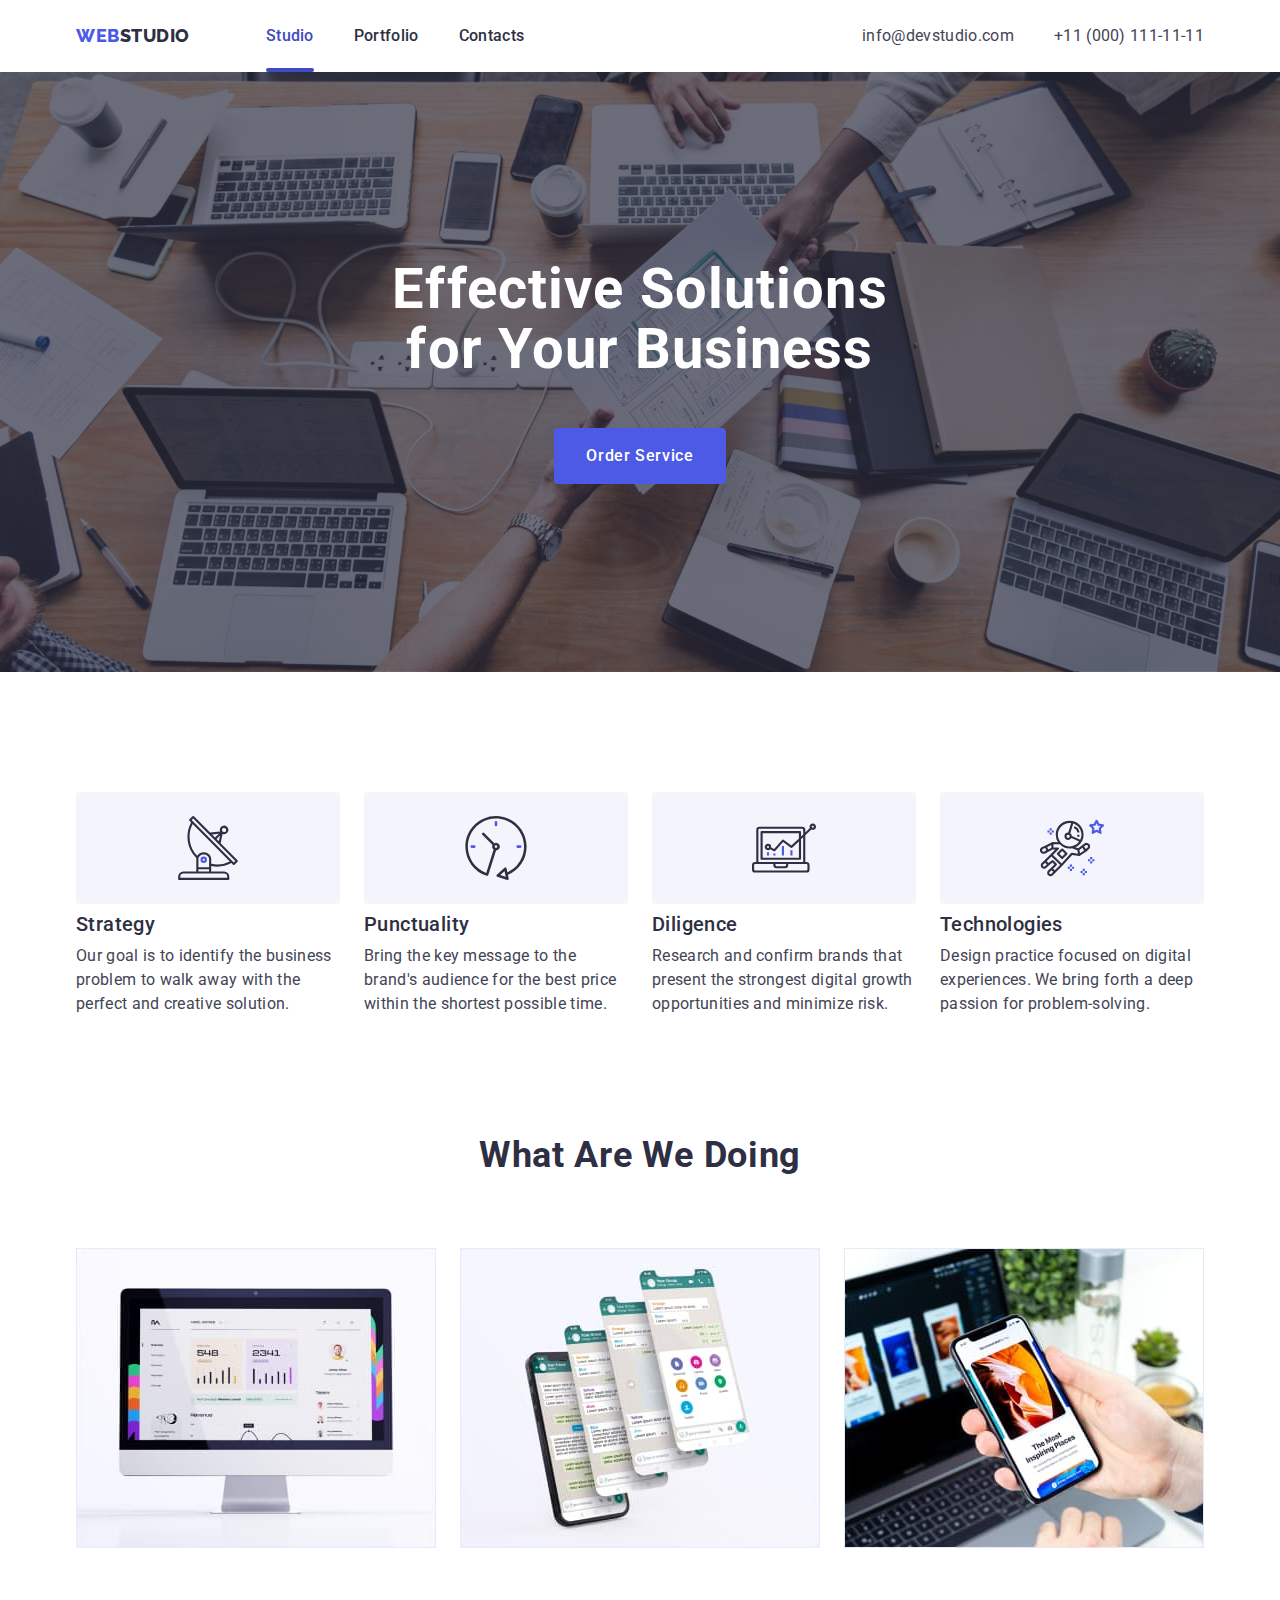
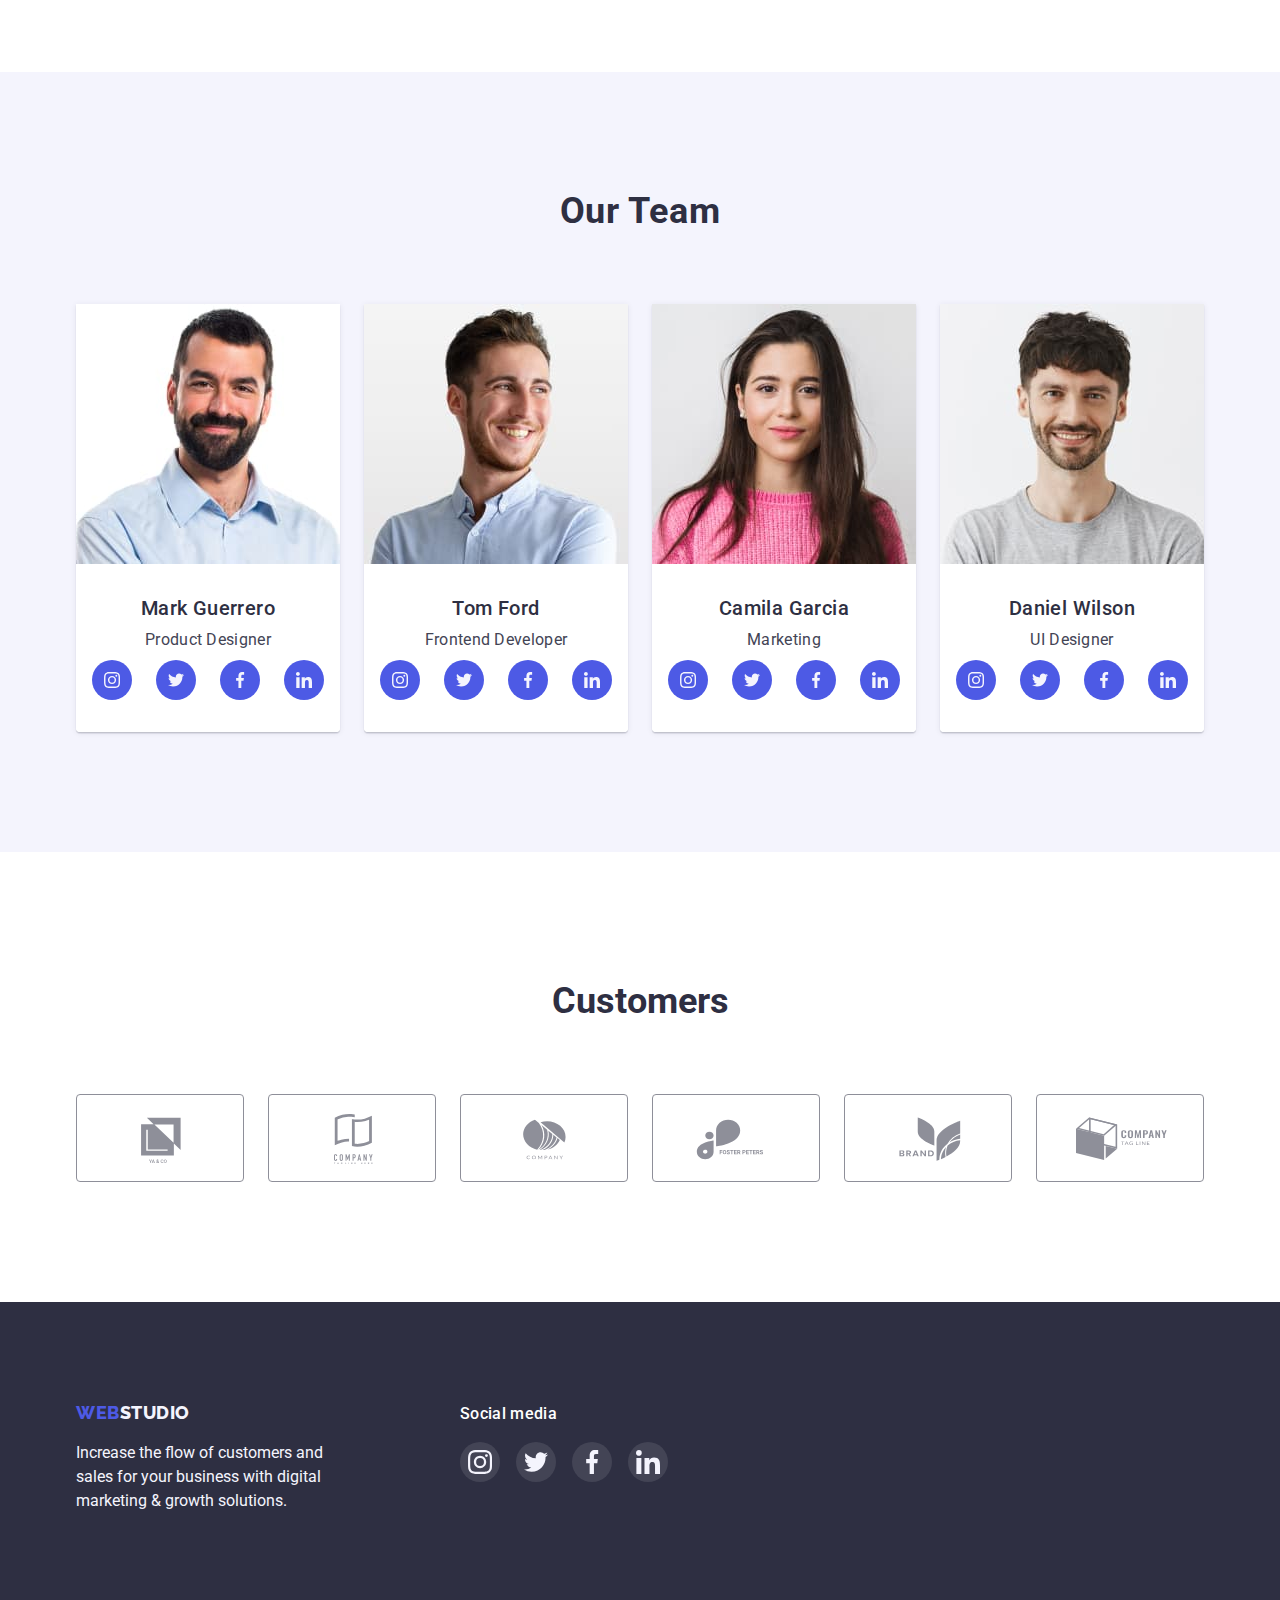
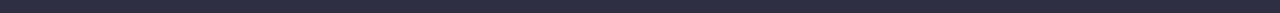
<file: index.html>
<!DOCTYPE html>
<html lang="en">
  <head>
    <meta charset="UTF-8" />
    <meta http-equiv="X-UA-Compatible" content="IE=edge" />
    <meta name="viewport" content="width=device-width, initial-scale=1.0" />
    <link rel="preconnect" href="https://fonts.googleapis.com" />
    <link rel="preconnect" href="https://fonts.gstatic.com" crossorigin />
    <link
      href="https://fonts.googleapis.com/css2?family=Raleway:wght@800&family=Roboto:wght@400;500;700&display=swap"
      rel="stylesheet"
    />

    <title>Document</title>
    <link rel="stylesheet" href="./css/modern-normalize.css" />
    <link rel="stylesheet" href="./css/style.css" />
  </head>
  <body>
    <!-- Header -->

    <header>
      <div class="container container-nav">
        <nav class="site-nav">
          <a href="./index.html" class="logo-header link"
            >Web<span class="color-logo">Studio</span></a
          >

          <ul class="nav-list list">
            <li class="nav-item">
              <a href="./index.html" class="nav-link link under-line">Studio</a>
            </li>
            <li class="nav-item">
              <a href="./portfolio.html" class="nav-link link">Portfolio</a>
            </li>
            <li class="nav-item">
              <a href="" class="nav-link link">Contacts</a>
            </li>
          </ul>
        </nav>
        <address class="address-header">
          <ul class="auth-nav list">
            <li class="auth-item">
              <a href="mailto:info@devstudio.com" class="address-list link"
                >info@devstudio.com</a
              >
            </li>
            <li class="auth-item">
              <a href="tel:+110001111111" class="address-list link"
                >+11 (000) 111-11-11</a
              >
            </li>
          </ul>
        </address>
      </div>
    </header>

    <!-- Hero image -->
    <main>
      <section class="page-hero section">
        <div class="containet">
          <h1 class="hero-title">Effective Solutions for Your Business</h1>
          <button type="button" class="hero-button" data-modal-open>
            Order Service
          </button>
        </div>
      </section>

      <!-- Benefits at work -->

      <section class="section">
        <div class="container">
          <h2 class="hidden-title" hidden>Benefits at work</h2>
          <ul class="benefits-list list">
            <li class="benefits-item benefits-antenna">
              <div class="bnf-icon-container">
                <svg class="benefits-icon">
                  <use href="./images/icons.svg#icon-antenna"></use>
                </svg>
              </div>
              <h3 class="work-title">Strategy</h3>
              <p class="work-text">
                Our goal is to identify the business problem to walk away with
                the perfect and creative solution.
              </p>
            </li>
            <li class="benefits-item benefits-clock">
              <div class="bnf-icon-container">
                <svg class="benefits-icon">
                  <use href="./images/icons.svg#icon-clock"></use>
                </svg>
              </div>
              <h3 class="work-title">Punctuality</h3>
              <p class="work-text">
                Bring the key message to the brand's audience for the best price
                within the shortest possible time.
              </p>
            </li>
            <li class="benefits-item benefits-diagram">
              <div class="bnf-icon-container">
                <svg class="benefits-icon">
                  <use href="./images/icons.svg#icon-diagram"></use>
                </svg>
              </div>
              <h3 class="work-title">Diligence</h3>
              <p class="work-text">
                Research and confirm brands that present the strongest digital
                growth opportunities and minimize risk.
              </p>
            </li>
            <li class="benefits-item benefits-astronaut">
              <div class="bnf-icon-container">
                <svg class="benefits-icon">
                  <use href="./images/icons.svg#icon-astronaut"></use>
                </svg>
              </div>
              <h3 class="work-title">Technologies</h3>
              <p class="work-text">
                Design practice focused on digital experiences. We bring forth a
                deep passion for problem-solving.
              </p>
            </li>
          </ul>
        </div>
      </section>

      <!-- What are we doing -->

      <section class="page-doing section">
        <div class="container">
          <h2 class="doing-title">What are we doing</h2>
          <ul class="list">
            <li class="doing-item">
              <img
                src="./images/doing-1.jpg"
                alt="doing-1"
                width="360"
                height="300"
              />
            </li>
            <li class="doing-item">
              <img
                src="./images/doing-2.jpg"
                alt="doing-2"
                width="360"
                height="300"
              />
            </li>
            <li class="doing-item">
              <img
                src="./images/doing-3.jpg"
                alt="doing-3"
                width="360"
                height="300"
              />
            </li>
          </ul>
        </div>
      </section>

      <!-- Our team -->

      <section class="page-team section">
        <div class="container">
          <h2 class="team-title">Our Team</h2>
          <ul class="page-team-list list">
            <li class="team-item">
              <img
                src="./images/team-1.jpg"
                alt="team-1"
                width="264"
                height="260"
                class="team-img"
              />
              <div class="team-container">
                <h3 class="team-name">Mark Guerrero</h3>
                <p class="team-text">Product Designer</p>
                <ul class="list team-icon-list">
                  <li>
                    <a href="" class="team-icon-link">
                      <svg class="button-icon">
                        <use href="./images/icons.svg#icon-instagram"></use>
                      </svg>
                    </a>
                  </li>
                  <li>
                    <a href="" class="team-icon-link"
                      ><svg class="button-icon">
                        <use href="./images/icons.svg#icon-twitter"></use></svg
                    ></a>
                  </li>
                  <li>
                    <a href="" class="team-icon-link link"
                      ><svg class="button-icon">
                        <use href="./images/icons.svg#icon-facebook"></use></svg
                    ></a>
                  </li>
                  <li>
                    <a href="" class="team-icon-link link"
                      ><svg class="button-icon">
                        <use href="./images/icons.svg#icon-linkedin"></use></svg
                    ></a>
                  </li>
                </ul>
              </div>
            </li>
            <li class="team-item">
              <img
                src="./images/team-2.jpg"
                alt="team-2"
                width="264"
                height="260"
                class="team-img"
              />
              <div class="team-container">
                <h3 class="team-name">Tom Ford</h3>
                <p class="team-text">Frontend Developer</p>
                <ul class="list team-icon-list">
                  <li>
                    <a href="" class="team-icon-link">
                      <svg class="button-icon">
                        <use href="./images/icons.svg#icon-instagram"></use>
                      </svg>
                    </a>
                  </li>
                  <li>
                    <a href="" class="team-icon-link"
                      ><svg class="button-icon">
                        <use href="./images/icons.svg#icon-twitter"></use></svg
                    ></a>
                  </li>
                  <li>
                    <a href="" class="team-icon-link link"
                      ><svg class="button-icon">
                        <use href="./images/icons.svg#icon-facebook"></use></svg
                    ></a>
                  </li>
                  <li>
                    <a href="" class="team-icon-link link"
                      ><svg class="button-icon">
                        <use href="./images/icons.svg#icon-linkedin"></use></svg
                    ></a>
                  </li>
                </ul>
              </div>
            </li>
            <li class="team-item">
              <img
                src="./images/team-3.jpg"
                alt="team-3"
                width="264"
                height="260"
                class="team-img"
              />
              <div class="team-container">
                <h3 class="team-name">Camila Garcia</h3>
                <p class="team-text">Marketing</p>
                <ul class="list team-icon-list">
                  <li>
                    <a href="" class="team-icon-link">
                      <svg class="button-icon">
                        <use href="./images/icons.svg#icon-instagram"></use>
                      </svg>
                    </a>
                  </li>
                  <li>
                    <a href="" class="team-icon-link"
                      ><svg class="button-icon">
                        <use href="./images/icons.svg#icon-twitter"></use></svg
                    ></a>
                  </li>
                  <li>
                    <a href="" class="team-icon-link link"
                      ><svg class="button-icon">
                        <use href="./images/icons.svg#icon-facebook"></use></svg
                    ></a>
                  </li>
                  <li>
                    <a href="" class="team-icon-link link"
                      ><svg class="button-icon">
                        <use href="./images/icons.svg#icon-linkedin"></use></svg
                    ></a>
                  </li>
                </ul>
              </div>
            </li>
            <li class="team-item">
              <img
                src="./images/team-4.jpg"
                alt="team-4"
                width="264"
                height="260"
                class="team-img"
              />
              <div class="team-container">
                <h3 class="team-name">Daniel Wilson</h3>
                <p class="team-text">UI Designer</p>
                <ul class="list team-icon-list">
                  <li>
                    <a href="" class="team-icon-link">
                      <svg class="button-icon">
                        <use href="./images/icons.svg#icon-instagram"></use>
                      </svg>
                    </a>
                  </li>
                  <li>
                    <a href="" class="team-icon-link"
                      ><svg class="button-icon">
                        <use href="./images/icons.svg#icon-twitter"></use></svg
                    ></a>
                  </li>
                  <li>
                    <a href="" class="team-icon-link link"
                      ><svg class="button-icon">
                        <use href="./images/icons.svg#icon-facebook"></use></svg
                    ></a>
                  </li>
                  <li>
                    <a href="" class="team-icon-link link"
                      ><svg class="button-icon">
                        <use href="./images/icons.svg#icon-linkedin"></use></svg
                    ></a>
                  </li>
                </ul>
              </div>
            </li>
          </ul>
        </div>
      </section>

      <!-- Customers -->

      <section class="page-customers section">
        <div class="customers-container container">
          <h2 class="customers-title">Customers</h2>
          <ul class="customers-list list">
            <li class="customers-item">
              <a href="" class="customers-link link"
                ><svg class="customers-icon">
                  <use href="./images/icons.svg#icon-Logo-1"></use></svg
              ></a>
            </li>
            <li class="customers-item">
              <a href="" class="customers-link link"
                ><svg class="customers-icon">
                  <use href="./images/icons.svg#icon-Logo-2"></use></svg
              ></a>
            </li>
            <li class="customers-item">
              <a href="" class="customers-link link"
                ><svg class="customers-icon">
                  <use href="./images/icons.svg#icon-Logo-3"></use></svg
              ></a>
            </li>
            <li class="customers-item">
              <a href="" class="customers-link link"
                ><svg class="customers-icon">
                  <use href="./images/icons.svg#icon-Logo-4"></use></svg
              ></a>
            </li>
            <li class="customers-item">
              <a href="" class="customers-link link"
                ><svg class="customers-icon">
                  <use href="./images/icons.svg#icon-Logo-5"></use></svg
              ></a>
            </li>
            <li class="customers-item">
              <a href="" class="customers-link link"
                ><svg class="customers-icon">
                  <use href="./images/icons.svg#icon-Logo-6"></use></svg
              ></a>
            </li>
          </ul>
        </div>
      </section>
    </main>

    <!-- Footer -->

    <footer class="page-footer">
      <div class="footer-position container">
        <div class="footer-container">
          <a href="./index.html" class="logo-footer link"
            >Web<span class="white-logo">Studio</span></a
          >
          <p class="footer-text">
            Increase the flow of customers and sales for your business with
            digital marketing & growth solutions.
          </p>
        </div>
        <div class="footer-social">
          <h2 class="footer-social-title">Social media</h2>
          <ul class="footer-social-list list">
            <li>
              <a href="" class="footer-social-link"
                ><svg class="footer-social-icon">
                  <use href="./images/icons.svg#icon-instagram"></use></svg
              ></a>
            </li>
            <li>
              <a href="" class="footer-social-link"
                ><svg class="footer-social-icon">
                  <use href="./images/icons.svg#icon-twitter"></use></svg
              ></a>
            </li>
            <li>
              <a href="" class="footer-social-link"
                ><svg class="footer-social-icon">
                  <use href="./images/icons.svg#icon-facebook"></use></svg
              ></a>
            </li>
            <li>
              <a href="" class="footer-social-link"
                ><svg class="footer-social-icon">
                  <use href="./images/icons.svg#icon-linkedin"></use></svg
              ></a>
            </li>
          </ul>
        </div>
      </div>
    </footer>

    <!-- Modal window -->

    <div class="backdrop is-hidden" data-modal>
      <div class="modal">
        <button type="button" class="modal-close" data-modal-close>
          <svg class="modal-close-icon">
            <use href="./images/icons.svg#icon-vector"></use>
          </svg>
        </button>
      </div>
    </div>

    <script src="./js/modal.js"></script>
  </body>
</html>
</file>
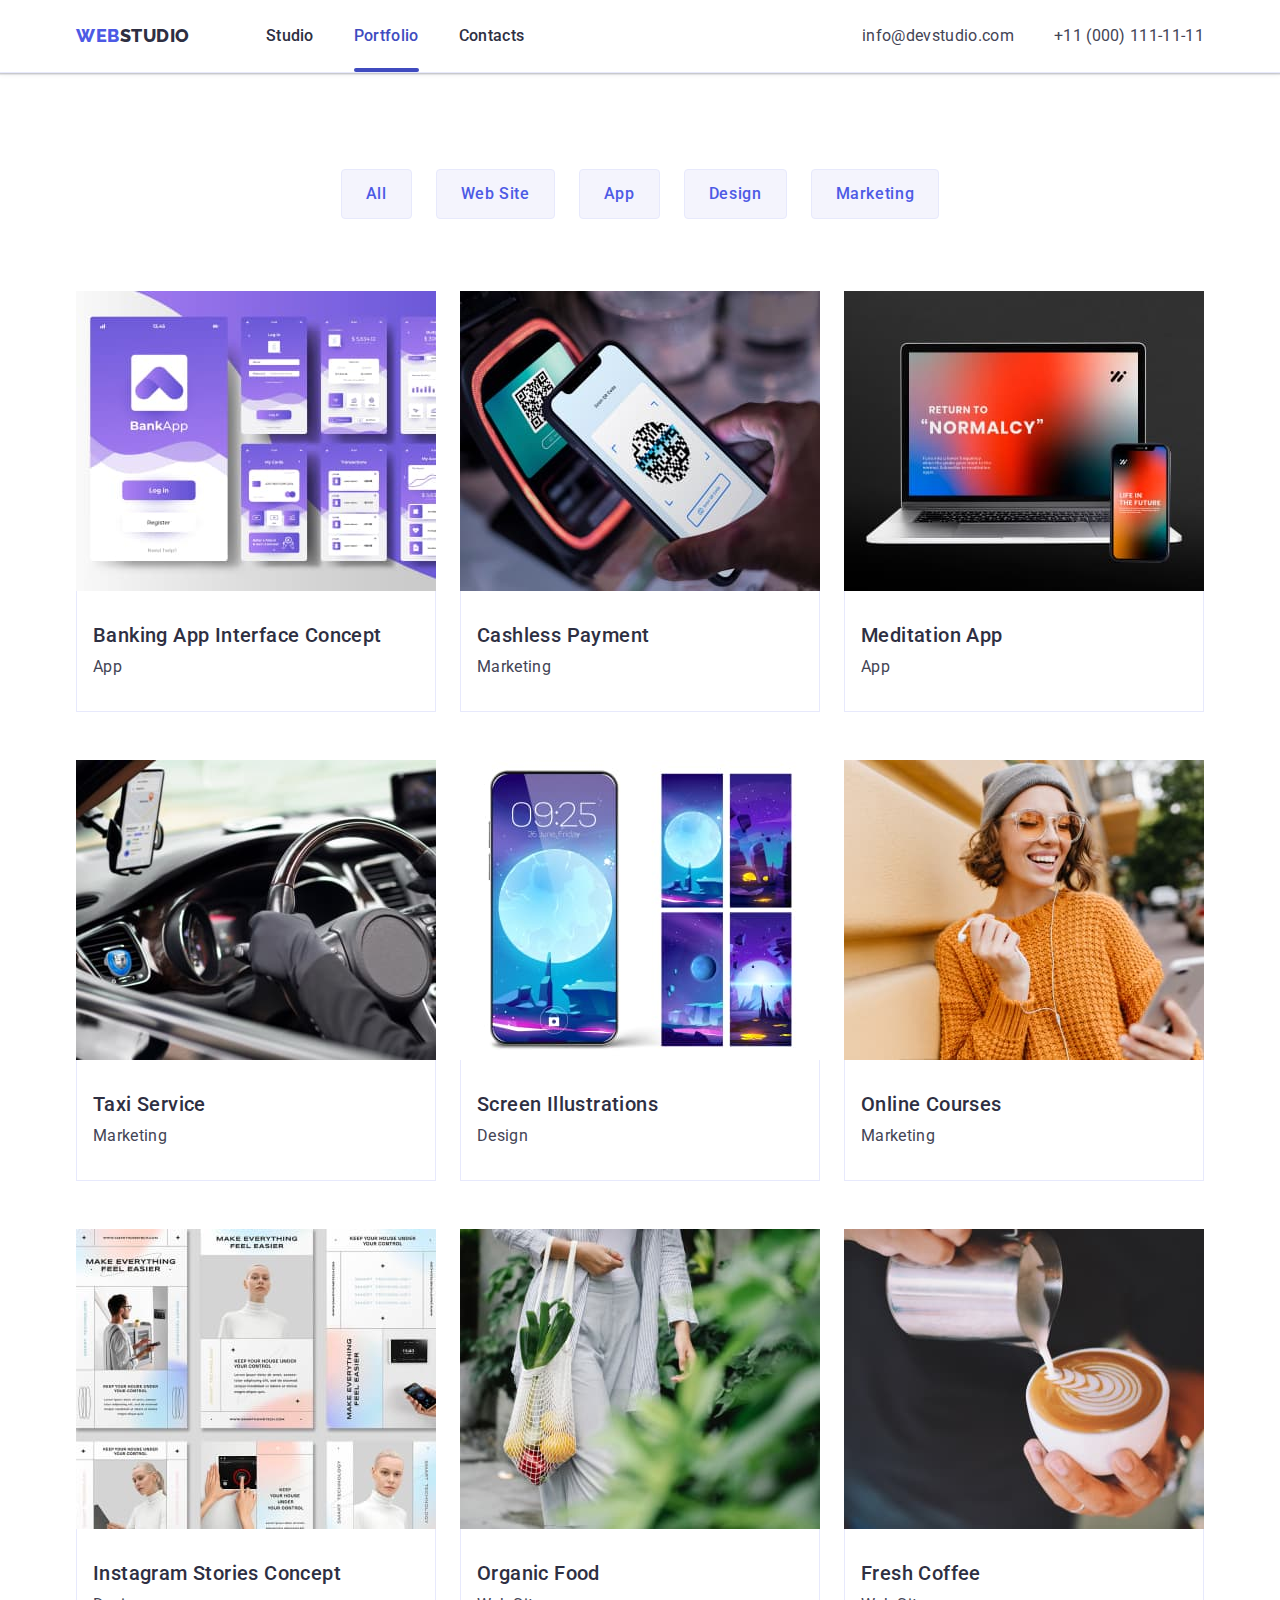
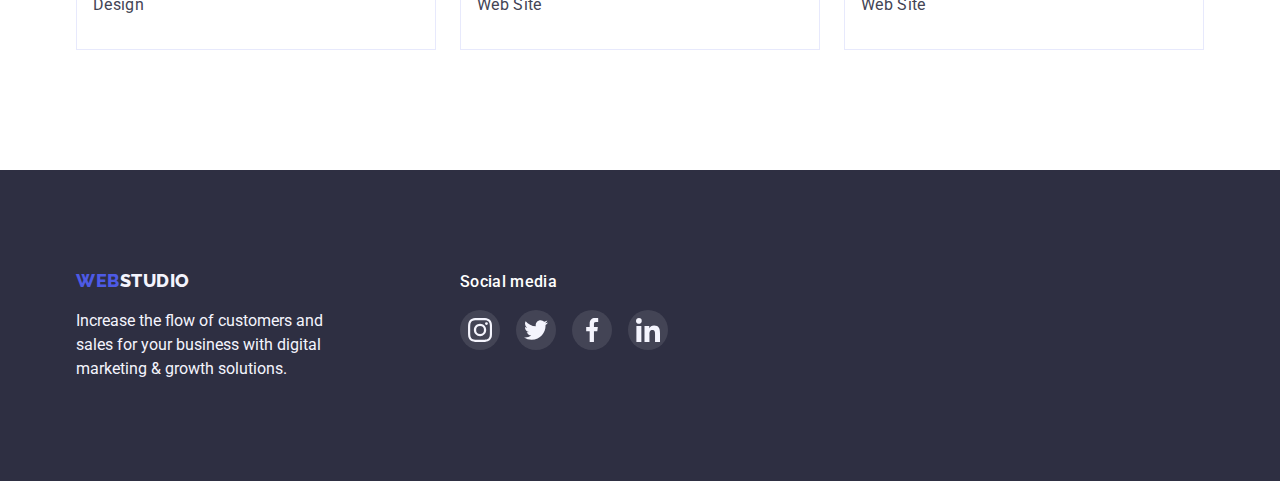
<file: portfolio.html>
<!DOCTYPE html>
<html lang="en">
  <head>
    <meta charset="UTF-8" />
    <meta http-equiv="X-UA-Compatible" content="IE=edge" />
    <meta name="viewport" content="width=device-width, initial-scale=1.0" />
    <link rel="preconnect" href="https://fonts.googleapis.com" />
    <link rel="preconnect" href="https://fonts.gstatic.com" crossorigin />
    <link
      href="https://fonts.googleapis.com/css2?family=Raleway:wght@800&family=Roboto:wght@400;500;700;900&display=swap"
      rel="stylesheet"
    />
    <title>Document</title>
    <link rel="stylesheet" href="./css/modern-normalize.css" />
    <link rel="stylesheet" href="./css/style.css" />
  </head>
  <body>
    <!-- Header -->

    <header class="header-line">
      <div class="container container-nav">
        <nav class="site-nav">
          <a href="./index.html" class="logo-header link"
            >Web<span class="color-logo">Studio</span></a
          >

          <ul class="nav-list list">
            <li class="nav-item">
              <a href="./index.html" class="nav-link link">Studio</a>
            </li>
            <li class="nav-item">
              <a href="./portfolio.html" class="nav-link link under-line"
                >Portfolio</a
              >
            </li>
            <li class="nav-item">
              <a href="" class="nav-link link">Contacts</a>
            </li>
          </ul>
        </nav>
        <address class="address-header">
          <ul class="auth-nav list">
            <li class="auth-item">
              <a href="mailto:info@devstudio.com" class="address-list link"
                >info@devstudio.com</a
              >
            </li>
            <li class="auth-item">
              <a href="tel:+110001111111" class="address-list link"
                >+11 (000) 111-11-11</a
              >
            </li>
          </ul>
        </address>
      </div>
    </header>

    <main>
      <section class="portfolio section">
        <div class="container">
          <h1 hidden>Our projects</h1>

          <!-- filter buttons -->

          <ul class="porfolio-button list">
            <li class="porfolio-item">
              <button type="button" class="filter">All</button>
            </li>
            <li class="porfolio-item">
              <button type="button" class="filter">Web Site</button>
            </li>
            <li class="porfolio-item">
              <button type="button" class="filter">App</button>
            </li>
            <li class="porfolio-item">
              <button type="button" class="filter">Design</button>
            </li>
            <li class="porfolio-item">
              <button type="button" class="filter">Marketing</button>
            </li>
          </ul>

          <!-- our projects -->

          <ul class="project-list list">
            <li class="project-item">
              <a href="" class="link"
                ><div class="project-overlay">
                  <img
                    src="./images/project-1.jpg"
                    alt="App banking slides"
                    width="360"
                    height="300"
                    class="project-img"
                  />
                  <p class="project-overlay-text">
                    14 Stylish and User-Friendly App Design Concepts · Task
                    Manager App · Calorie Tracker App · Exotic Fruit Ecommerce
                    App · Cloud Storage App
                  </p>
                </div>

                <div class="project-container">
                  <h2 class="project-title">Banking App Interface Concept</h2>
                  <p class="project-text">App</p>
                </div>
              </a>
            </li>
            <li class="project-item">
              <a href="" class="link"
                ><div class="project-overlay">
                  <img
                    src="./images/project-2.jpg"
                    alt="App banking slides"
                    width="360"
                    height="300"
                    class="project-img"
                  />
                  <p class="project-overlay-text">
                    14 Stylish and User-Friendly App Design Concepts · Task
                    Manager App · Calorie Tracker App · Exotic Fruit Ecommerce
                    App · Cloud Storage App
                  </p>
                </div>
                <div class="project-container">
                  <h2 class="project-title">Cashless Payment</h2>
                  <p class="project-text">Marketing</p>
                </div>
              </a>
            </li>
            <li class="project-item">
              <a href="" class="link"
                ><div class="project-overlay">
                  <img
                    src="./images/project-3.jpg"
                    alt="App banking slides"
                    width="360"
                    height="300"
                    class="project-img"
                  />
                  <p class="project-overlay-text">
                    14 Stylish and User-Friendly App Design Concepts · Task
                    Manager App · Calorie Tracker App · Exotic Fruit Ecommerce
                    App · Cloud Storage App
                  </p>
                </div>
                <div class="project-container">
                  <h2 class="project-title">Meditation App</h2>
                  <p class="project-text">App</p>
                </div>
              </a>
            </li>
            <li class="project-item">
              <a href="" class="link"
                ><div class="project-overlay">
                  <img
                    src="./images/project-4.jpg"
                    alt="App banking slides"
                    width="360"
                    height="300"
                    class="project-img"
                  />
                  <p class="project-overlay-text">
                    14 Stylish and User-Friendly App Design Concepts · Task
                    Manager App · Calorie Tracker App · Exotic Fruit Ecommerce
                    App · Cloud Storage App
                  </p>
                </div>
                <div class="project-container">
                  <h2 class="project-title">Taxi Service</h2>
                  <p class="project-text">Marketing</p>
                </div>
              </a>
            </li>
            <li class="project-item">
              <a href="" class="link"
                ><div class="project-overlay">
                  <img
                    src="./images/project-5.jpg"
                    alt="App banking slides"
                    width="360"
                    height="300"
                    class="project-img"
                  />
                  <p class="project-overlay-text">
                    14 Stylish and User-Friendly App Design Concepts · Task
                    Manager App · Calorie Tracker App · Exotic Fruit Ecommerce
                    App · Cloud Storage App
                  </p>
                </div>
                <div class="project-container">
                  <h2 class="project-title">Screen Illustrations</h2>
                  <p class="project-text">Design</p>
                </div>
              </a>
            </li>
            <li class="project-item">
              <a href="" class="link"
                ><div class="project-overlay">
                  <img
                    src="./images/project-6.jpg"
                    alt="App banking slides"
                    width="360"
                    height="300"
                    class="project-img"
                  />
                  <p class="project-overlay-text">
                    14 Stylish and User-Friendly App Design Concepts · Task
                    Manager App · Calorie Tracker App · Exotic Fruit Ecommerce
                    App · Cloud Storage App
                  </p>
                </div>
                <div class="project-container">
                  <h2 class="project-title">Online Courses</h2>
                  <p class="project-text">Marketing</p>
                </div>
              </a>
            </li>
            <li class="project-item">
              <a href="" class="link"
                ><div class="project-overlay">
                  <img
                    src="./images/project-7.jpg"
                    alt="App banking slides"
                    width="360"
                    height="300"
                    class="project-img"
                  />
                  <p class="project-overlay-text">
                    14 Stylish and User-Friendly App Design Concepts · Task
                    Manager App · Calorie Tracker App · Exotic Fruit Ecommerce
                    App · Cloud Storage App
                  </p>
                </div>
                <div class="project-container">
                  <h2 class="project-title">Instagram Stories Concept</h2>
                  <p class="project-text">Design</p>
                </div>
              </a>
            </li>
            <li class="project-item">
              <a href="" class="link"
                ><div class="project-overlay">
                  <img
                    src="./images/project-8.jpg"
                    alt="App banking slides"
                    width="360"
                    height="300"
                    class="project-img"
                  />
                  <p class="project-overlay-text">
                    14 Stylish and User-Friendly App Design Concepts · Task
                    Manager App · Calorie Tracker App · Exotic Fruit Ecommerce
                    App · Cloud Storage App
                  </p>
                </div>
                <div class="project-container">
                  <h2 class="project-title">Organic Food</h2>
                  <p class="project-text">Web Site</p>
                </div>
              </a>
            </li>
            <li class="project-item">
              <a href="" class="link"
                ><div class="project-overlay">
                  <img
                    src="./images/project-9.jpg"
                    alt="App banking slides"
                    width="360"
                    height="300"
                    class="project-img"
                  />
                  <p class="project-overlay-text">
                    14 Stylish and User-Friendly App Design Concepts · Task
                    Manager App · Calorie Tracker App · Exotic Fruit Ecommerce
                    App · Cloud Storage App
                  </p>
                </div>
                <div class="project-container">
                  <h2 class="project-title">Fresh Coffee</h2>
                  <p class="project-text">Web Site</p>
                </div>
              </a>
            </li>
          </ul>
        </div>
      </section>
    </main>

    <footer class="page-footer">
      <div class="footer-position container">
        <div class="footer-container">
          <a href="./index.html" class="logo-footer link"
            >Web<span class="white-logo">Studio</span></a
          >
          <p class="footer-text">
            Increase the flow of customers and sales for your business with
            digital marketing & growth solutions.
          </p>
        </div>
        <div class="footer-social">
          <h2 class="footer-social-title">Social media</h2>
          <ul class="footer-social-list list">
            <li>
              <a href="" class="footer-social-link"
                ><svg class="footer-social-icon">
                  <use href="./images/icons.svg#icon-instagram"></use></svg
              ></a>
            </li>
            <li>
              <a href="" class="footer-social-link"
                ><svg class="footer-social-icon">
                  <use href="./images/icons.svg#icon-twitter"></use></svg
              ></a>
            </li>
            <li>
              <a href="" class="footer-social-link"
                ><svg class="footer-social-icon">
                  <use href="./images/icons.svg#icon-facebook"></use></svg
              ></a>
            </li>
            <li>
              <a href="" class="footer-social-link"
                ><svg class="footer-social-icon">
                  <use href="./images/icons.svg#icon-linkedin"></use></svg
              ></a>
            </li>
          </ul>
        </div>
      </div>
    </footer>
  </body>
</html>
</file>
<file: css/style.css>
:root {
  --text-color: #434455;
  --main-color: #4d5ae5;
  --color: #2e2f42;
  --color-button: #404bbf;
  --primary-white: #ffffff;
}

body {
  font-family: "Roboto", sans-serif;
  color: var(--text-color);
}

h1,
h2,
h3,
h4,
h5,
h6,
p,
ul {
  margin: 0;
  padding: 0;
}

.list {
  list-style: none;
}

.link {
  text-decoration: none;
}

.container {
  width: 1158px;
  padding-left: 15px;
  padding-right: 15px;
  margin: 0 auto;
}

.section {
  padding-top: 120px;
  padding-bottom: 120px;
}

/* header */

.header-line {
  margin: 0 auto;

  border-bottom: 1px solid #e7e9fc;
  box-shadow: 0px 2px 1px rgba(46, 47, 66, 0.08),
    0px 1px 1px rgba(46, 47, 66, 0.16), 0px 1px 6px rgba(46, 47, 66, 0.08);
}

.container-nav {
  display: flex;
  align-items: center;
}

.site-nav {
  display: flex;
  align-items: center;
}

.nav-list {
  display: flex;
}

.nav-item:not(:last-child) {
  margin-right: 40px;
}

.logo-header {
  display: block;
  margin-right: 76px;

  font-family: "Raleway", sans-serif;
  font-weight: 800;
  font-size: 18px;
  line-height: 1.17;
  letter-spacing: 0.03em;
  text-transform: uppercase;
  color: var(--main-color);
}

.color-logo {
  color: var(--color);
}

.nav-link {
  position: relative;
  display: flex;
  padding-top: 24px;
  padding-bottom: 24px;

  font-weight: 500;
  font-size: 16px;
  line-height: 1.5;
  letter-spacing: 0.02em;
  color: var(--color);

  transition: color 250ms cubic-bezier(0.4, 0, 0.2, 1);
}

.nav-link:hover,
.nav-link:focus {
  color: var(--color-button);
}

.nav-link::after {
  position: absolute;
  display: block;

  content: "";
  bottom: 0;
  left: 0;
  width: 100%;
  height: 4px;
  border-radius: 2px;
  background-color: var(--color-button);

  transform: scale(0);
  transform-origin: center bottom;
  transition: transform 250ms cubic-bezier(0.4, 0, 0.2, 1);
}

.nav-link:hover::after,
.nav-link:focus::after {
  transform: scale(1);
}

.under-line {
  color: var(--color-button);
}

.under-line::after {
  transform: scale(1);
}

.address-list {
  display: flex;
  padding-top: 24px;
  padding-bottom: 24px;

  font-size: 16px;
  line-height: 1.5;
  letter-spacing: 0.02em;
  color: var(--text-color);

  transition: color 250ms cubic-bezier(0.4, 0, 0.2, 1);
}

.address-list:hover,
.address-list:focus {
  color: var(--color-button);
}

.address-header {
  display: flex;
  margin-left: auto;

  font-style: normal;
}

.auth-nav {
  display: flex;
}

.auth-item:not(:last-child) {
  margin-right: 40px;
}

/* Hero */

.page-hero.section {
  padding-top: 188px;
  padding-bottom: 188px;
}

.page-hero {
  max-width: 1440px;
  margin: 0 auto;

  background-size: cover;
  background-position: center;
  background-repeat: no-repeat;
  background-image: linear-gradient(
      rgba(46, 47, 66, 0.7),
      rgba(46, 47, 66, 0.7)
    ),
    url(../images/people-office.jpg);
  background-color: var(--color);

  text-align: center;
}

.hero-title {
  width: 498px;
  margin: 0 auto 48px;

  font-weight: 700;
  font-size: 56px;
  line-height: 1.07;
  letter-spacing: 0.02em;
  color: var(--primary-white);
}

.hero-button {
  padding: 16px 32px;
  border-radius: 4px;
  border: none;

  font-family: "Roboto", sans-serif;
  font-weight: 500;
  font-size: 16px;
  line-height: 1.5;
  letter-spacing: 0.04em;
  background: var(--main-color);
  color: var(--primary-white);
  cursor: pointer;

  transition: background 250ms cubic-bezier(0.4, 0, 0.2, 1);
}

.hero-button:hover,
.hero-button:focus {
  background: var(--color-button);
}

/* Benefits at work */

.benefits-list {
  display: flex;
  gap: 24px;
}

.bnf-icon-container {
  display: flex;
  height: 112px;
  background: #f4f4fd;
  margin-bottom: 8px;
  border-radius: 4px;
}

.benefits-icon {
  margin: 0 auto;
  width: 64px;
}

.work-title {
  margin-bottom: 8px;

  font-weight: 500;
  font-size: 20px;
  line-height: 1.2;
  letter-spacing: 0.02em;
  color: var(--color);
}

.work-text {
  font-size: 16px;
  line-height: 1.5;
  letter-spacing: 0.02em;
}

.benefits-item {
  width: 264px;
}

/* What are we doing */

.page-doing.section {
  padding-top: 0;
}
.page-doing .list {
  display: flex;
  gap: 24px;
}

.doing-title {
  margin-bottom: 72px;

  text-align: center;
  font-weight: 700;
  font-size: 36px;
  line-height: 1.11;
  letter-spacing: 0.02em;
  text-transform: capitalize;
  color: var(--color);
}

/* Our team */

.page-team {
  background: #f4f4fd;
}

.page-team-list {
  display: flex;
  text-align: center;
  gap: 24px;
}

.team-item {
  background: #ffffff;
  box-shadow: 0px 1px 6px rgba(46, 47, 66, 0.08),
    0px 1px 1px rgba(46, 47, 66, 0.16), 0px 2px 1px rgba(46, 47, 66, 0.08);
  border-radius: 0px 0px 4px 4px;
}

.team-container {
  padding: 32px 16px;
  background: #ffffff;

  border-radius: 0 0 4px 4px;
}

.team-img {
  display: block;
}

.team-title {
  margin-bottom: 72px;

  text-align: center;
  font-weight: 700;
  font-size: 36px;
  line-height: 1.11;
  letter-spacing: 0.02em;
  text-transform: capitalize;
  color: var(--color);
}

.team-name {
  margin-bottom: 8px;

  font-weight: 500;
  font-size: 20px;
  line-height: 1.2;
  letter-spacing: 0.02em;
  color: var(--color);
}

.team-text {
  margin-bottom: 8px;
  font-size: 16px;
  line-height: 1.5;
  letter-spacing: 0.02em;
}

/* social networks our team*/

.team-icon-list {
  display: flex;
  gap: 24px;
}

.team-icon-link {
  display: flex;
  width: 40px;
  height: 40px;
  background: var(--main-color);
  border-radius: 50%;
  align-items: center;
  justify-content: center;

  transition: background 250ms cubic-bezier(0.4, 0, 0.2, 1);
}

.team-icon-link:hover,
.team-icon-link:focus {
  background: var(--color-button);
}

.button-icon {
  display: block;
  width: 16px;
  height: 16px;
}

/* Customers */

.page-customers {
  padding-top: 130px;
}

.customers-container {
  text-align: center;
}

.customers-title {
  margin-bottom: 72px;

  font-weight: 700;
  font-size: 36px;
  line-height: 1.11;
  color: #2e2f42;
}

.customers-list {
  display: flex;
  gap: 24px;
}

.customers-link {
  display: flex;
  width: 168px;
  height: 88px;

  border: 1px solid #8e8f99;
  fill: #8e8f99;
  border-radius: 4px;
  padding: 16px 32px;

  transition: border 250ms cubic-bezier(0.4, 0, 0.2, 1),
    fill 250ms cubic-bezier(0.4, 0, 0.2, 1);
}

.customers-link:hover,
.customers-link:focus {
  border: 1px solid var(--color-button);
  fill: var(--color-button);
}

/* Footer */

.page-footer {
  padding-top: 100px;
  padding-bottom: 100px;

  background-color: var(--color);
}

.footer-position {
  display: flex;
}

.footer-container {
  margin-right: 120px;
}

.logo-footer {
  display: inline-block;
  margin-bottom: 17.5px;

  font-family: "Raleway", sans-serif;
  font-weight: 800;
  font-size: 18px;
  line-height: 1.17;
  letter-spacing: 0.03em;
  text-transform: uppercase;
  color: var(--main-color);
}

.footer-text {
  width: 264px;
  font-size: 16px;
  line-height: 1.5;
  color: #f4f4fd;
}

.white-logo {
  color: #f4f4fd;
}

/* footer social icons */

.page-footer {
  margin: 0 auto;
}

.footer-social-title {
  margin-bottom: 16px;

  font-weight: 500;
  font-size: 16px;
  line-height: 1.5;
  letter-spacing: 0.02em;
  color: #ffffff;
}

.footer-social-list {
  display: flex;
  gap: 16px;
}

.footer-social-link {
  display: flex;
  width: 40px;
  height: 40px;
  border-radius: 50%;
  background: rgba(255, 255, 255, 0.1);
  align-items: center;
  justify-content: center;

  transition: background 250ms cubic-bezier(0.4, 0, 0.2, 1);
}

.footer-social-link:hover,
.footer-social-link:focus {
  background: #31d0aa;
}

.footer-social-icon {
  width: 24px;
  height: 24px;
}

/* Portfolio */

.portfolio.section {
  padding-top: 96px;
  padding-bottom: 120px;
}

.porfolio-button {
  display: flex;
  justify-content: center;

  margin-bottom: 72px;
  gap: 24px;
}

.filter {
  padding: 12px 24px;

  font-family: "Roboto", sans-serif;
  font-weight: 500;
  font-size: 16px;
  line-height: 1.5;
  letter-spacing: 0.04em;
  background: #f4f4fd;
  color: var(--main-color);
  cursor: pointer;

  border: 1px solid #e7e9fc;
  border-radius: 4px;

  transition: background 250ms cubic-bezier(0.4, 0, 0.2, 1),
    color 250ms cubic-bezier(0.4, 0, 0.2, 1),
    border 250ms cubic-bezier(0.4, 0, 0.2, 1),
    box-shadow 250ms cubic-bezier(0.4, 0, 0.2, 1);
}

.filter:hover,
.filter:focus {
  background: var(--color-button);
  color: var(--primary-white);
  border: 1px solid transparent;
  box-shadow: 0px 3px 1px rgba(0, 0, 0, 0.1), 0px 2px 1px rgba(0, 0, 0, 0.08),
    0px 2px 2px rgba(0, 0, 0, 0.12);
}

.project-list {
  display: flex;
  flex-wrap: wrap;
  gap: 48px 24px;
}

.project-container {
  padding: 32px 16px;
  border: 1px solid #e7e9fc;
  border-top: none;
}

.project-item {
  transition: box-shadow 250ms cubic-bezier(0.4, 0, 0.2, 1);
}

.project-item:hover {
  box-shadow: 0px 1px 6px rgba(46, 47, 66, 0.08),
    0px 1px 1px rgba(46, 47, 66, 0.16), 0px 2px 1px rgba(46, 47, 66, 0.08);
}

.project-img {
  display: block;
}

.project-title {
  margin-bottom: 8px;

  font-weight: 500;
  font-size: 20px;
  line-height: 1.2;
  letter-spacing: 0.02em;
  color: var(--color);
}

.project-text {
  font-size: 16px;
  line-height: 1.5;
  letter-spacing: 0.02em;
  color: var(--text-color);
}

/* Overlay */

.project-overlay {
  position: relative;
  overflow: hidden;
}

.project-overlay-text {
  position: absolute;
  top: 0;
  left: 0;
  width: 100%;
  height: 100%;

  padding: 40px 32px;
  font-size: 16px;
  line-height: 24px;
  letter-spacing: 0.02em;
  color: #f4f4fd;
  background-color: var(--main-color);

  transform: translateY(100%);
  transition: transform 250ms cubic-bezier(0.4, 0, 0.2, 1);
}

.project-item > .link:hover .project-overlay-text,
.project-item > .link:focus .project-overlay-text {
  transform: translateY(0);
}

/* Modal window */

.backdrop {
  position: fixed;
  top: 0;
  left: 0;
  width: 100%;
  height: 100%;
  background: rgba(46, 47, 66, 0.4);

  transition: opacity 250ms cubic-bezier(0.4, 0, 0.2, 1);
}

.is-hidden {
  opacity: 0;
  pointer-events: none;

  transition: opacity 250ms cubic-bezier(0.4, 0, 0.2, 1);
}

.modal {
  position: relative;
  left: 50%;
  top: 50%;
  transform: translate(-50%, -50%);

  width: 408px;
  height: 576px;

  background: #fcfcfc;
  box-shadow: 0px 1px 1px rgba(0, 0, 0, 0.14), 0px 1px 3px rgba(0, 0, 0, 0.12),
    0px 2px 1px rgba(0, 0, 0, 0.2);
  border-radius: 4px;
}

.modal-close {
  position: absolute;
  top: 24px;
  right: 24px;

  display: flex;
  width: 24px;
  height: 24px;

  align-items: center;
  justify-content: center;
  background: #e7e9fc;
  border: 1px solid rgba(0, 0, 0, 0.1);
  border-radius: 50%;
  cursor: pointer;
}

.modal-close:hover {
  fill: var(--primary-white);
  background: var(--color-button);
  border: 1px solid transparent;
}

.modal-close-icon {
  width: 8px;
  height: 8px;
}
</file>
